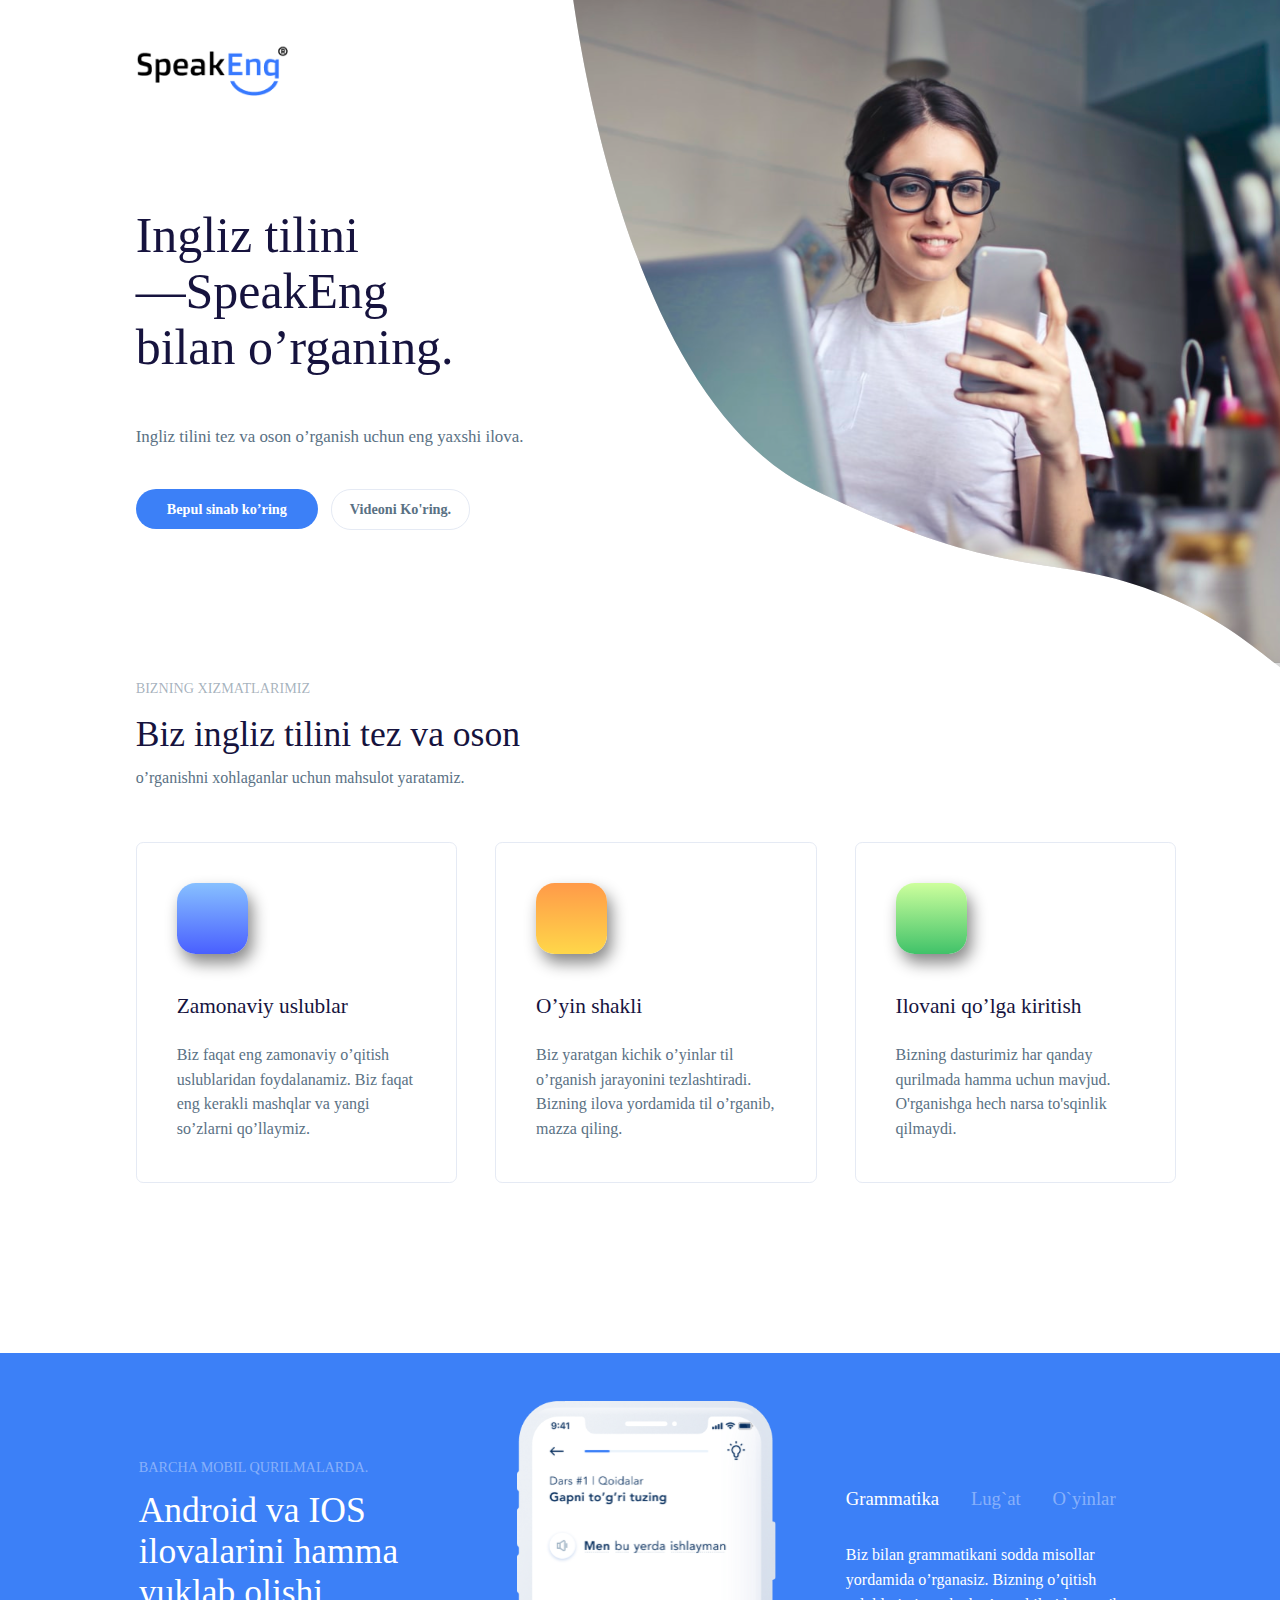
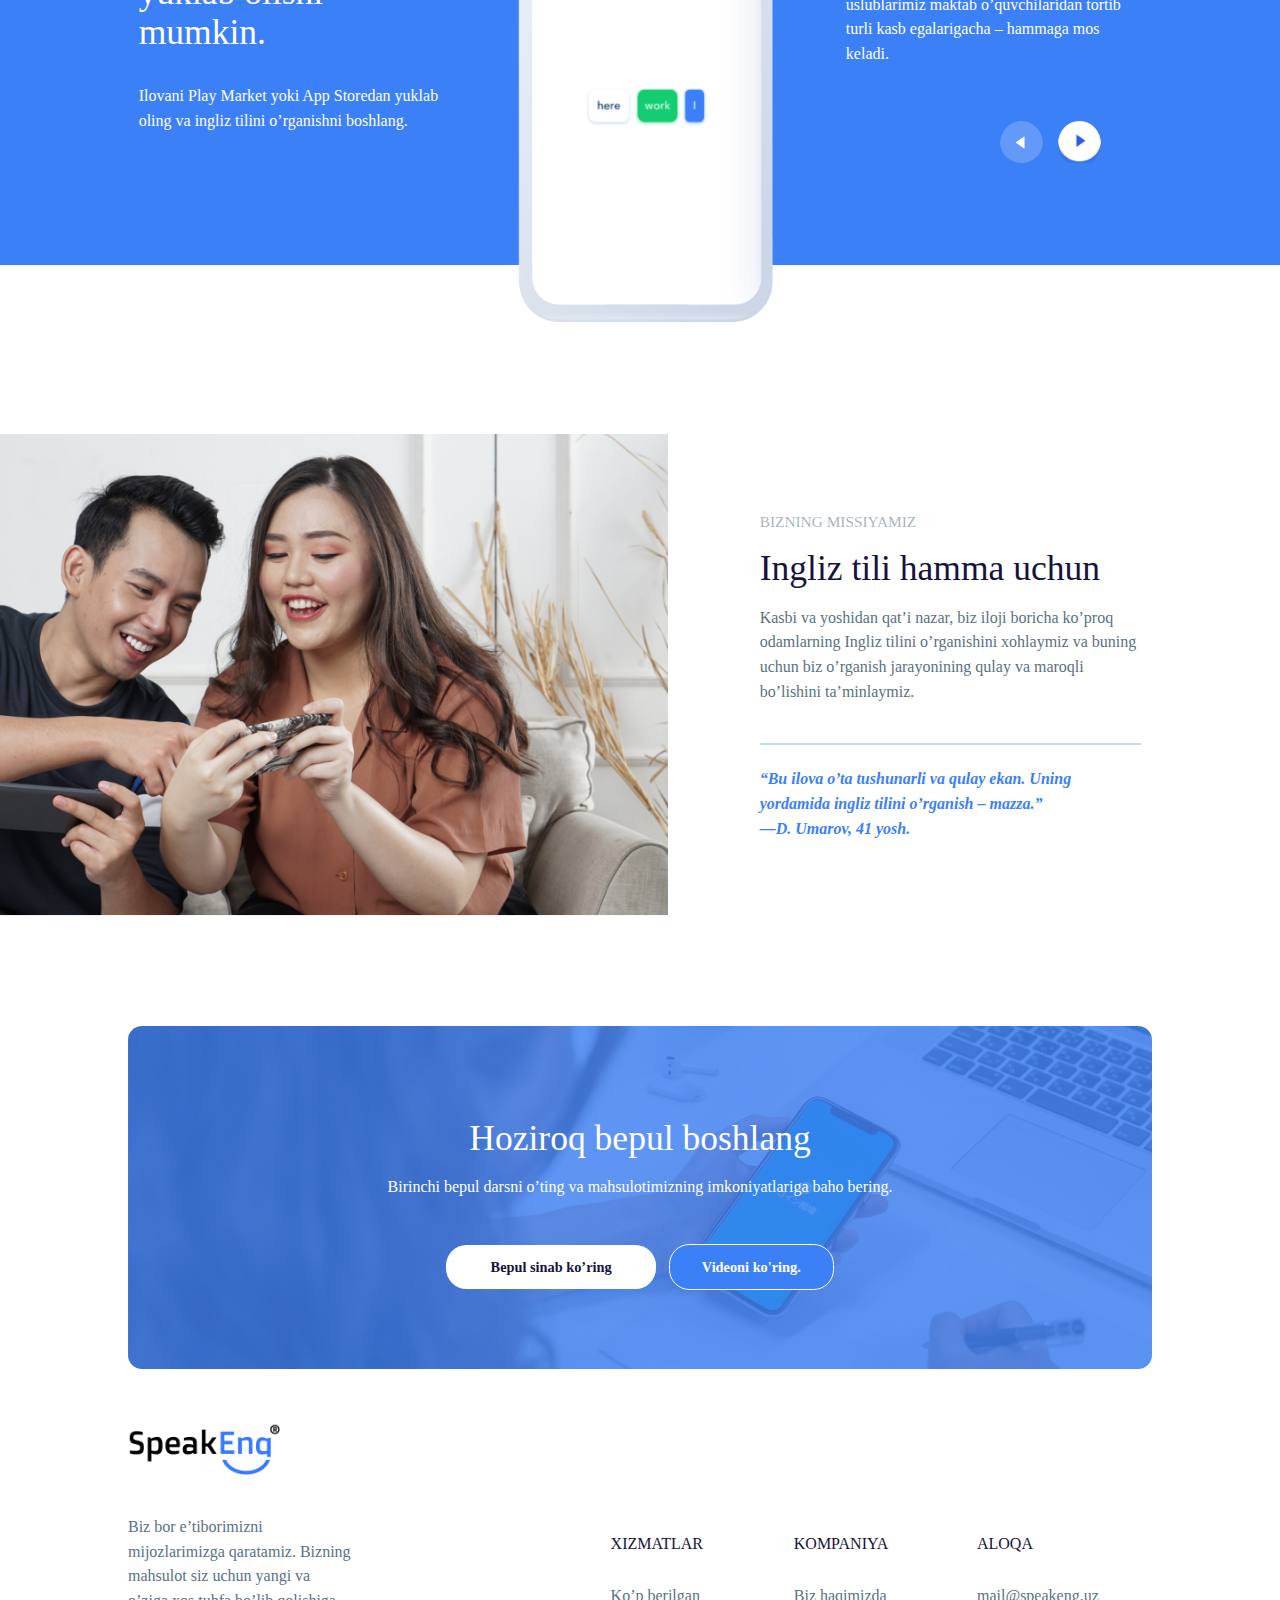
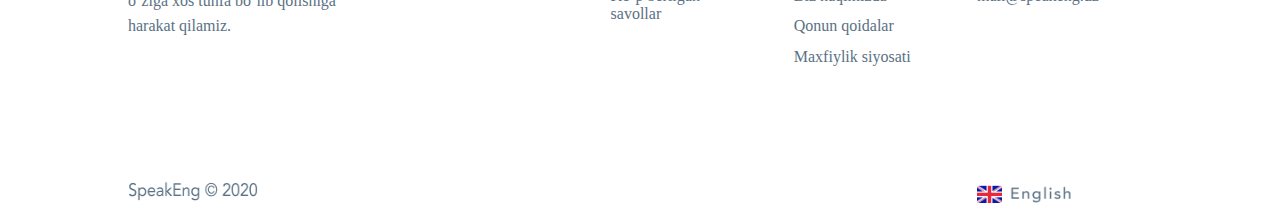
<file: index.html>
<!DOCTYPE html>
<html lang="en">
<head>
    <meta charset="UTF-8">
    <meta name="viewport" content="width=device-width, initial-scale=1.0">
    <link rel="stylesheet" href="style.css" />
    <link rel="stylesheet" href="https://pro.fontawesome.com/releases/v5.10.0/css/all.css" integrity="sha384-AYmEC3Yw5cVb3ZcuHtOA93w35dYTsvhLPVnYs9eStHfGJvOvKxVfELGroGkvsg+p" crossorigin="anonymous"/>
    <script src="https://ajax.googleapis.com/ajax/libs/jquery/3.5.1/jquery.min.js"></script>
    <title>Speakeng</title>
    <style>
    </style>
</head>
<body>
    <div class="wrapper">
        <div class="head">
            <div class="forMobile">
                <div class="log">
                    <a href="en/index.html">
                        <img src="img/logo.png" alt="logo">
                    </a>
                </div>
                <div class="btns">
                    <button onclick="OpenAlert()" class="btn1">
                        <p>Bepul sinab ko’ring</p>
                    </button>
                </div>
            </div>
            <div class="main">
                <div class="backgroundImg">
                <img src="img/head.svg" alt="head.png">
            </div>
            <div class="logo">
                <a href="en/index.html">
                    <img src="img/logo.png" alt="logo">
                </a>
            </div>
            <div class="container">
                <div class="appName">
                    <p>Ingliz tilini <br> 
                     —SpeakEng <br>
                     bilan o’rganing.</p>
                </div>
                <div class="appDefinition">
                    <p>Ingliz tilini tez va oson o’rganish uchun eng yaxshi ilova.</p>
                </div>
            </div>
            <div class="buttons">
                <button onclick="OpenAlert()" class="button1">
                    <p>Bepul sinab ko’ring</p>
                </button>
                <button onclick="OpenAlert()" class="button2">
                    <i class="fas fa-play-circle"></i>
                    <p>Videoni ko'ring.</p>
                </button>
            </div>
            <div class="store">
                <div class="ios">
                    <img onclick="OpenAlert()" src="img/ios.png" alt="">
                </div>
                <div class="android">
                    <img style="margin-top: 5vh;" onclick="OpenAlert()" src="img/android.png" alt="">
                </div>
            </div>
            </div>
            <div class="Title">
                <p class="smalTitle" >BIZNING XIZMATLARIMIZ</p>
                <p class="bigTitle">Biz ingliz tilini tez va oson</p>
                <p class="longTitle">o’rganishni xohlaganlar uchun mahsulot yaratamiz.</p>
            </div>
            <div class="cards">
                <div class="container">
                    <div class="card1 card">
                        <div class="hat icon">
                            <i class="fas fa-graduation-cap"></i>
                        </div>
                        <div class="text">
                            <p class="boldText">Zamonaviy uslublar</p>
                            <p class="lightText">Biz faqat eng zamonaviy o’qitish uslublaridan foydalanamiz. Biz faqat eng kerakli mashqlar va yangi so’zlarni qo’llaymiz.</p>
                        </div>
                    </div>
                    <div class="card2 card">
                        <div class="star icon">
                            <i class="far fa-star"></i>
                        </div>
                        <div class="text">
                            <p class="boldText">O’yin shakli</p>
                            <p class="lightText">Biz yaratgan kichik o’yinlar til o’rganish jarayonini tezlashtiradi. Bizning ilova yordamida til o’rganib, mazza qiling.</p>
                        </div>
                    </div>
                    <div class="card3 card">
                        <div class="menu icon">
                            <i class="fas fa-th-large"></i>
                        </div>
                        <div class="text">
                            <p class="boldText">Ilovani qo’lga kiritish</p>
                            <!-- <p class="lightText">Bizning ilova hamma uchun va uni barcha mobil qurilmalarga yuklab olish mumkin. Ingliz tilini o’rganish yo’lida hech qanday to’siq bo’lmasligi kerak.</p> -->
                            <p class="lightText">Bizning dasturimiz har qanday qurilmada hamma uchun mavjud. O'rganishga hech narsa to'sqinlik qilmaydi.</p>
                        </div>
                    </div>
                </div>
            </div>
        </div>
        <div class="middl">
            <div class="container">
                <div class="left-side">
                    <div class="text">
                        <div class="smallText">
                            <p>Barcha mobil qurilmalarda.</p>
                        </div>
                        <div class="bigText">
                            <p>Android va IOS ilovalarini hamma yuklab olishi mumkin.</p>
                        </div>
                        <div class="longText">
                            <p>Ilovani Play Market yoki App Storedan yuklab oling va ingliz tilini o’rganishni boshlang.</p>
                        </div>
                    </div>
                </div>

                <div class="centre">
                    <div>
                        <img class="phone" src="./img/iPhoneX.png" alt="">
                    </div>
                    <div class="imgContainer">
                        <img class="img mySlides" src="img/app_screen_1.svg" alt="">
                        <img class="img mySlides" src="img/app_screen_2.svg" alt="">
                        <img class="img img3 mySlides" src="img/app_screen_3.svg" alt="">
                    </div>
                </div>
                <div class="right-side">
                    <div class="text">
                        <div class="menu">
                            <p class="menu1 mySlides2">Grammatika</p>
                            <p class="menu2 mySlides2">Lug`at</p>
                            <p class="menu3 mySlides2">O`yinlar</p>
                        </div>
                        <p class="mySlides1" >Biz bilan grammatikani sodda misollar yordamida o’rganasiz. Bizning o’qitish uslublarimiz maktab o’quvchilaridan tortib turli kasb egalarigacha – hammaga mos keladi.</p>
                        <p class="mySlides1" >So'zlarni qiziqarli tarzda yodlash va uni mustahkamlashga oid mashqlar, Qoniqarli, yaxshi va  a'lo darajada o'zlashtirilgan so'zlarni bilish bo'limi ham mavjud</p>
                        <p class="mySlides1" >Yodlangan so'zlarni kundalik hayotda qo'llay olish uchun maxsus missiyali topshiriqlarni qiziqarli o'yin shaklida o'ynash.</p>
                    </div>
                    <div class="buttons">
                        <div onclick="plusDivs(-1)" class="button1">
                            <img src="img/LEFT.svg" alt="">
                        </div>
                        <div onclick="plusDivs(1)" class="button2">
                            <img src="img/RIGHT.png" alt="">
                        </div>
                    </div>
                </div>
            </div>
        </div>
        <div class="bottom">
            <div class="container">
                <div class="backgroundImg">
                    <img src="img/img.png" alt="">
                </div>
                <div class="text">
                    <p class="upperText" >Bizning Missiyamiz</p>
                    <p class="boldText">Ingliz tili hamma uchun</p>
                    <p class="longText">Kasbi va yoshidan qat’i nazar, biz iloji boricha ko’proq odamlarning Ingliz tilini o’rganishini xohlaymiz va buning uchun biz o’rganish jarayonining qulay va maroqli bo’lishini ta’minlaymiz.</p>
                    <div class="underline"></div>
                    <p class="motivation">“Bu ilova o’ta tushunarli va qulay ekan. Uning yordamida ingliz tilini o’rganish – mazza.”
                    <br> —D. Umarov, 41 yosh.</p>
                </div>
            </div>
            <div class="backgroundImg1">
                <img src="img/img.png" alt="">
            </div>
            <div class="box">
                <p class="boldText">Hoziroq bepul boshlang</p>
                <p class="longText">Birinchi bepul darsni o’ting va mahsulotimizning imkoniyatlariga baho bering.</p>
                <div class="buttons">
                    <button onclick="OpenAlert()" class="button1">
                        <p>Bepul sinab ko’ring</p>
                    </button>
                    <button onclick="OpenAlert()" class="button2">
                        <p>Videoni ko'ring.</p>
                    </button>
                </div>
                <div class="underline"></div>
            </div>
            <div class="foot">
                <div class="card1">
                    <div class="el">
                        <img src="img/logo.png" alt="">
                        <p>Biz bor e’tiborimizni <br>mijozlarimizga qaratamiz. Bizning <br>
                            mahsulot siz uchun yangi va<br> o’ziga xos tuhfa bo’lib qolishiga <br>harakat qilamiz.</p>
                        <p class="hiden">Qo'shimcha ma'lumot uchun desktop modelini yoqing.</p>
                        <div class="icons">
                            <a href="#">
                                <i class="fab fa-instagram"></i>
                            </a>
                            <a href="#">
                                <i class="fab fa-facebook-f"></i>
                            </a>
                            <a href="#">
                                <i class="fab fa-twitter"></i>
                            </a>
                        </div>
                        <img src="img/logo1.png" alt="" class="logo">
                        <img src="img/img1.png" alt=""class="logo1" >
                    </div>
                </div>
                <div class="card2 card">
                    <div class="el">
                        <p class="boldText">Xizmatlar</p>
                        <p class="text1">Ko’p berilgan savollar</p>
                    </div>
                    
                </div>
                <div class="card3 card">
                    <div class="el">
                        <p class="boldText">Kompaniya</p>
                        <p class="text1">Biz haqimizda</p>
                        <p class="text2">Qonun qoidalar</p>
                        <p class="text3">Maxfiylik siyosati</p>
                    </div>
                </div>
                <div class="card4 card">
                    <div class="el">
                        <p class="boldText">Aloqa</p>
                        <p class="text1">mail@speakeng.uz</p>
                        <img src="img/img1.png" alt="img">
                    </div>
                </div>
            </div>
        </div>
        <div id="myModal" class="modal">
            <!-- Modal content -->
            <div class="modal-content">
                <p class="modal-span">Ilovani yuklab olish.</p>
              <div>
                <span onclick="CloseAlert()" class="close">&times;</span>
                <p class="modal-header">Tez orada yuklab oling!</p>
              </div>
              <div class="modal-body">
                <p class="modal-body-span">Yaqin kunlarda bu havola mavjud bo'ladi!</p>
              </div>
              <div class="modal-footer">
                  <div>
                      <a href=""><img src="./img/Google%20Play%20Badge%20US.png" alt=""></a>
                      <a href=""><img src="./img/App%20Store%20Badge%20US%20Black.png" alt=""></a>
                  </div>
              </div>
            </div>
        </div>
    </div>
    <script>
        var slideIndex = 1;
        showDivs(slideIndex);
        setInterval(()=> {
          plusDivs(1)
        }, 5000)
        function plusDivs(n) {
          showDivs(slideIndex += n);
        }
        function showDivs(n) {
          var i;
          var x = document.getElementsByClassName("mySlides");
          var y = document.getElementsByClassName("mySlides1");
          var z = document.getElementsByClassName("mySlides2");
          if (n > x.length ) {
              slideIndex = 1
            }    
          if (n < 1) {
              slideIndex = x.length;
            }
          
        switch (slideIndex) {
            case 1:
            for (i = 0; i < x.length; i++) {
            x[i].style.left = "19vw";
            y[i].style.display = "none";  
            z[i].style.color = "rgba(255, 255, 255, 0.4)";
          }
          x[0].style.left = "0px";  
          y[0].style.display = "block";  
          z[0].style.color = "white";  
                break;
            case 2:
                x[0].style.left = "-19vw"
                x[1].style.left = "0px"
                x[2].style.left ="19vw"
                y[0].style.display="none"
                y[1].style.display="block"
                y[2].style.display="none"
                z[0].style.color="rgba(255, 255, 255, 0.4)"
                z[1].style.color="white"
                z[2].style.color="rgba(255, 255, 255, 0.4)"
                break;
            case 3:
                x[0].style.left = "19vw"
                x[1].style.left = "-19vw"
                x[2].style.left ="0px"
                y[0].style.display="none"
                y[1].style.display="none"
                y[2].style.display="block"
                z[0].style.color="rgba(255, 255, 255, 0.4)"
                z[1].style.color="rgba(255, 255, 255, 0.4)"
                z[2].style.color="white"
                
                break;
        } 
        }
           </script>

<script>
    // Get the modal
    var modal = document.getElementById("myModal");
    // Get the modal-content
    var modalContent = document.getElementById("modal-header");
    // When the user clicks the button, open the modal 
function OpenAlert () {
  modal.style.display = "block";
}

// When the user clicks on <span> (x), close the modal
function CloseAlert () {
  modal.style.display = "none";
}

// When the user clicks anywhere outside of the modal, close it
window.onclick = function(event) {
  if (event.target === modal) {
    modal.style.display = "none";
  }
}
    </script>
</body>
</html>
</file>
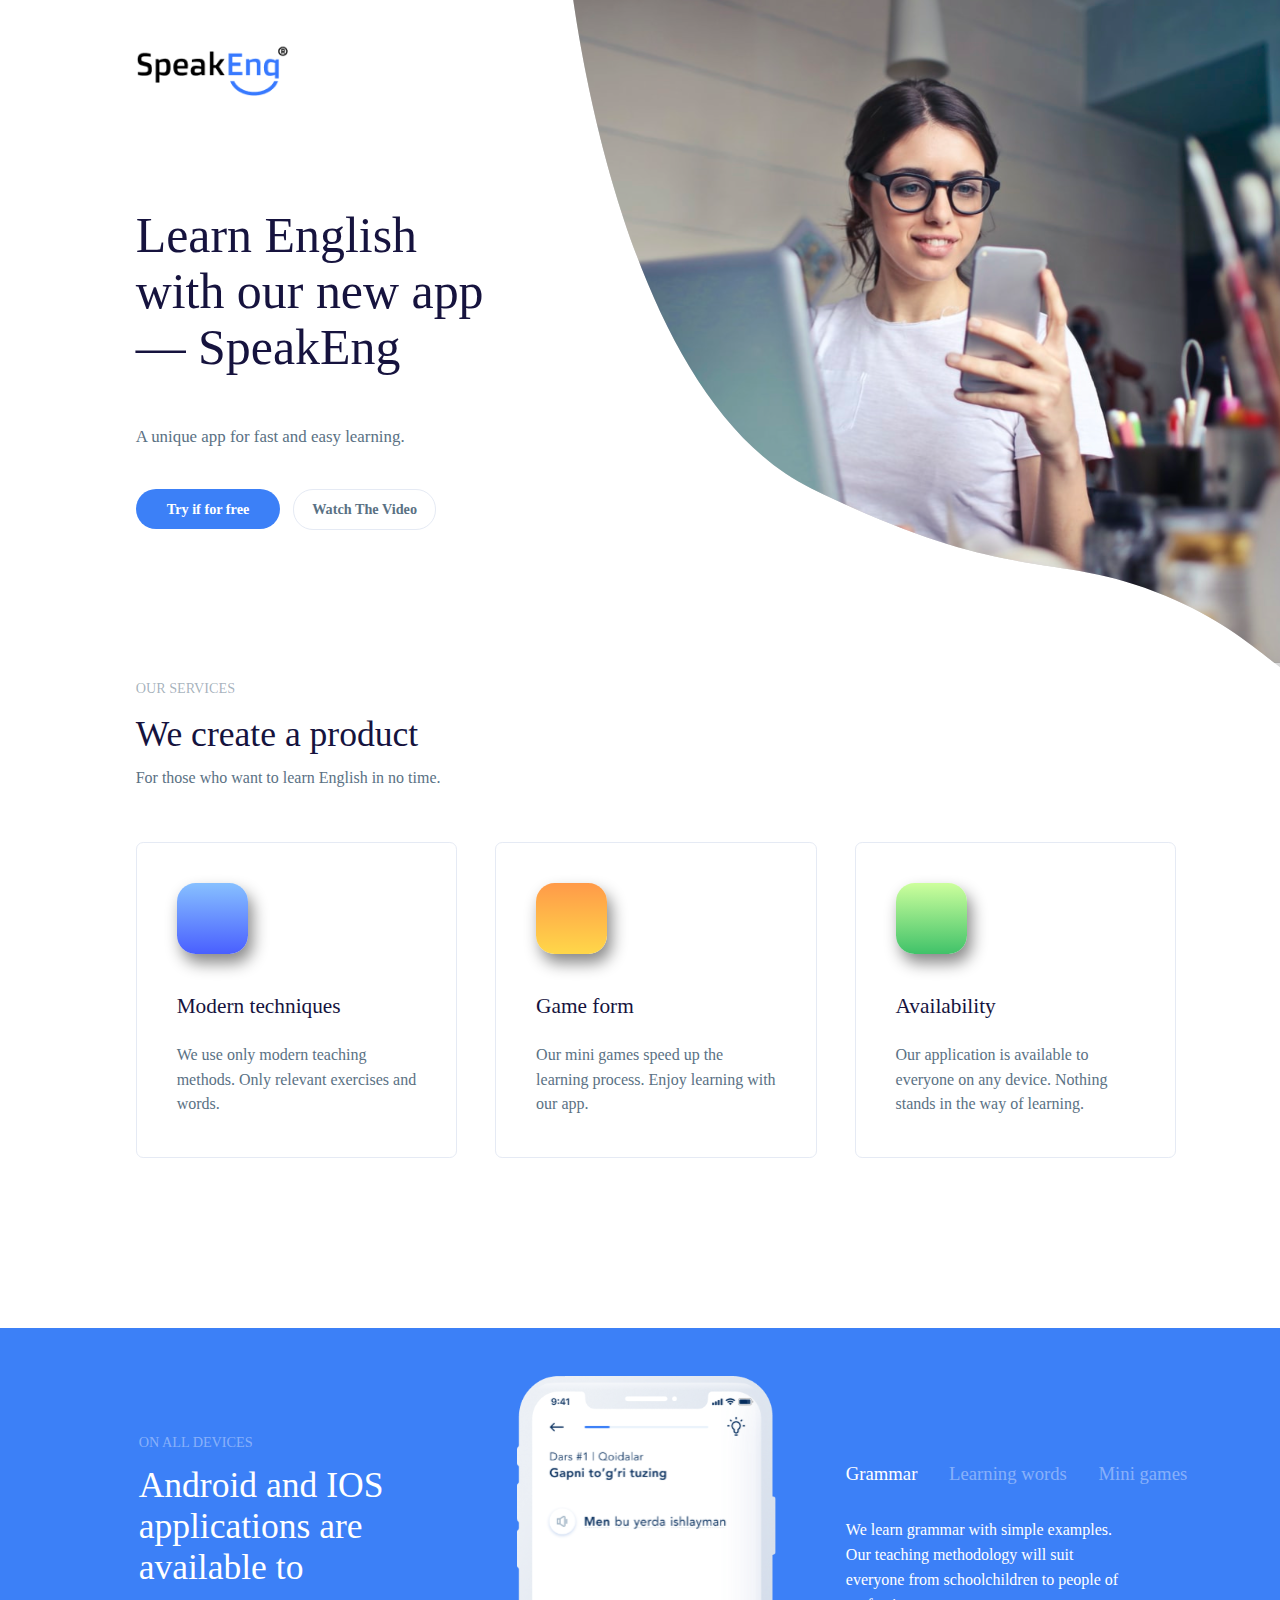
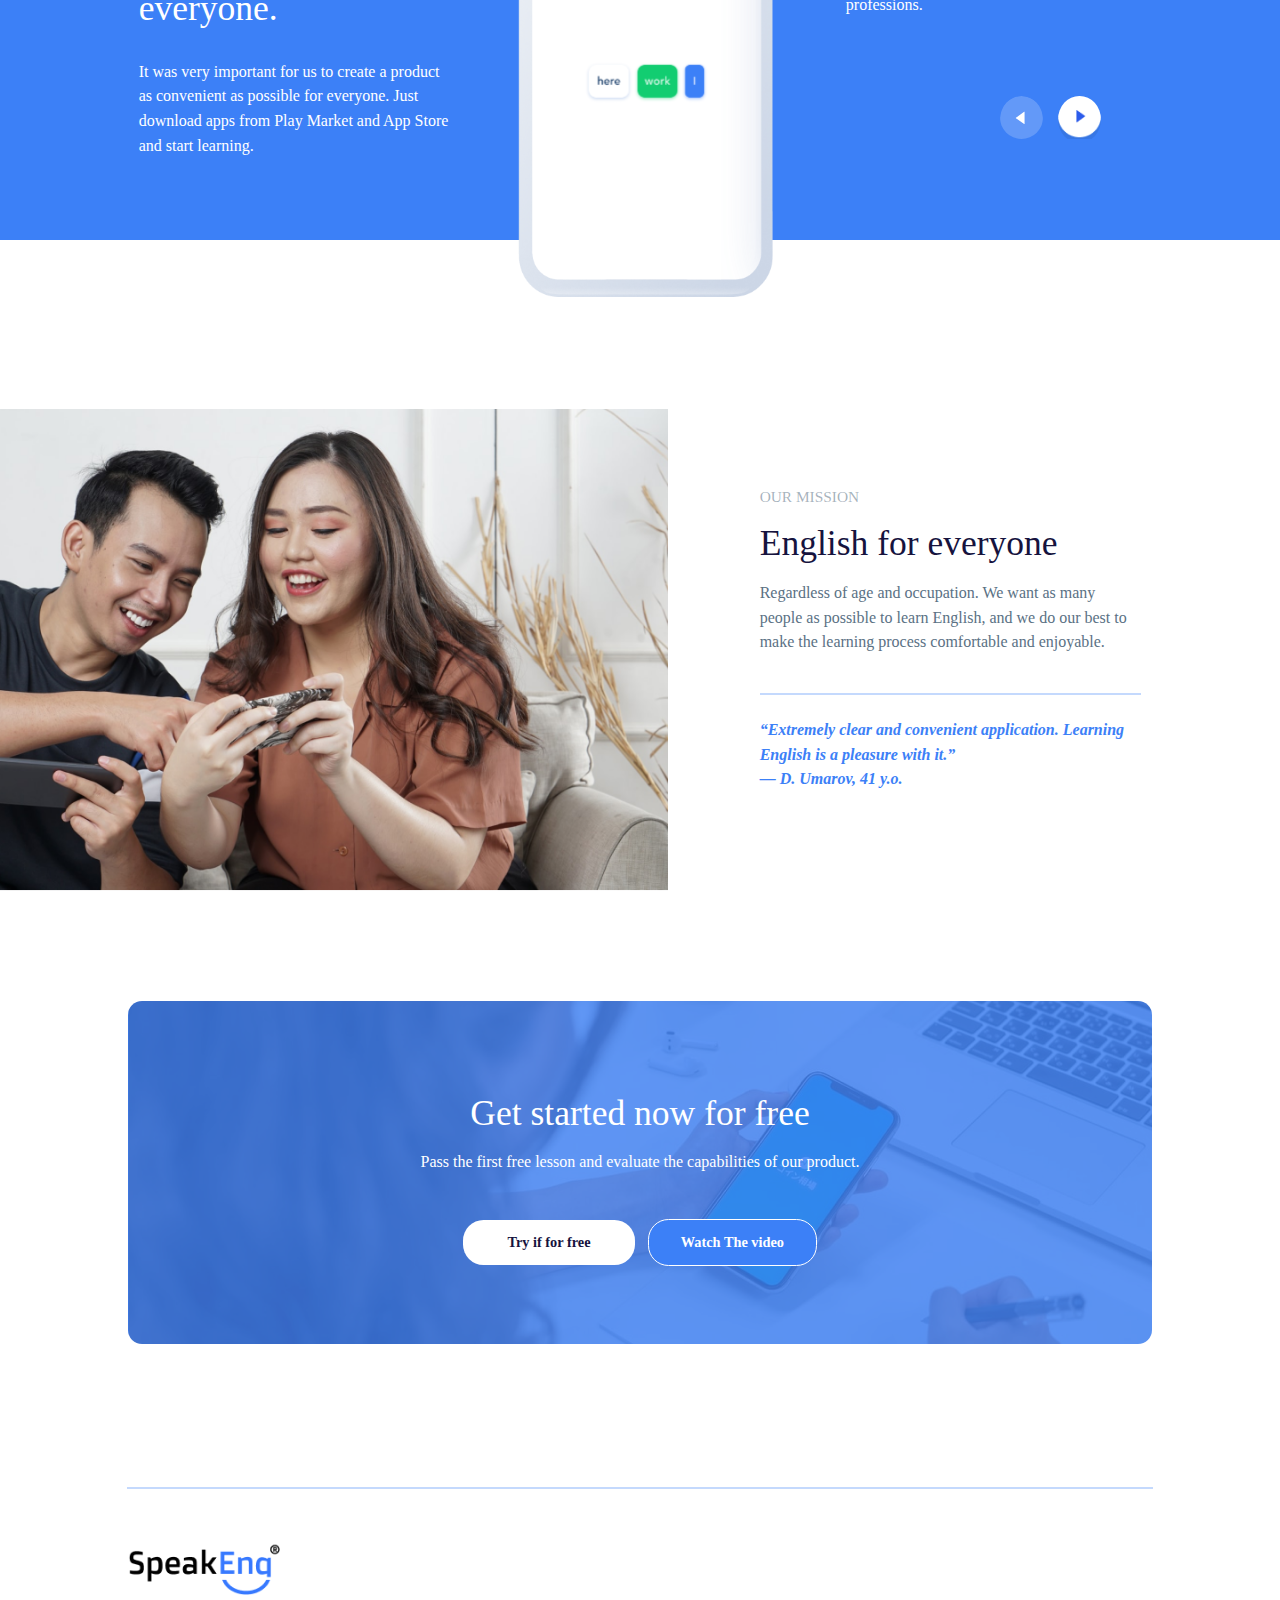
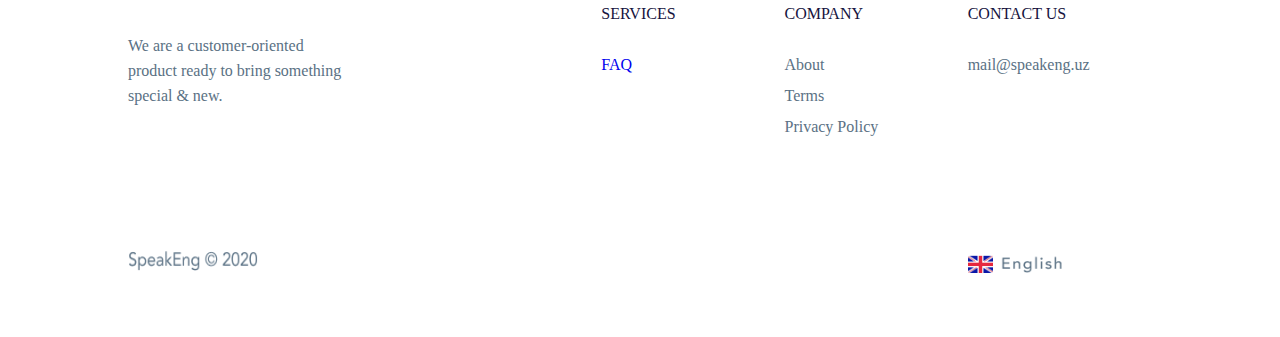
<file: en/index.html>
<!DOCTYPE html>
<html lang="en">
<head>
    <meta charset="UTF-8">
    <meta name="viewport" content="width=device-width, initial-scale=1.0">
    <link rel="stylesheet" href="../style.css" />
    <link rel="stylesheet" href="https://pro.fontawesome.com/releases/v5.10.0/css/all.css" integrity="sha384-AYmEC3Yw5cVb3ZcuHtOA93w35dYTsvhLPVnYs9eStHfGJvOvKxVfELGroGkvsg+p" crossorigin="anonymous"/>
    <script src="https://ajax.googleapis.com/ajax/libs/jquery/3.5.1/jquery.min.js"></script>
    <title>Speakeng</title>
</head>
<body>
    <div class="wrapper">
        <div class="head">
            <div class="forMobile">
                <div class="log">\
                    <a href="../index.html">
                        <img src="../img/logo.png" alt="logo">
                    </a>
                </div>
                <div class="btns">
                    <button onclick="OpenAlert()" class="btn1">
                        <p>Try if for free</p>
                    </button>
                </div>
            </div>
            <div class="main">
                <div class="backgroundImg">
                    <img src="../img/head.svg" alt="head.png">
                </div>
                <div class="logo">
                    <a href="../index.html">
                        <img src="../img/logo.png" alt="logo">
                    </a>
                </div>
                <div class="container">
                    <div class="appName">
                        <p>Learn English <br>
                        with our new app <br>
                        — SpeakEng</p>
                    </div>
                    <div class="appDefinition">
                        <p>A unique app for fast and easy learning.</p>
                    </div>
                </div>
                <div class="buttons">
                    <button onclick="OpenAlert()" class="button1">
                        <p>Try if for free</p>
                    </button>
                    <button onclick="OpenAlert()" class="button2">
                        <i class="fas fa-play-circle"></i>
                        <p>Watch the video</p>
                    </button>
                </div>
                <div class="store">
                    <div class="ios">
                        <img onclick="OpenAlert()" src="../img/ios.png" alt="">
                    </div>
                    <div class="android">
                        <img style="margin-top: 5vh;" onclick="OpenAlert()" src="../img/android.png" alt="">
                    </div>
                </div>
            </div>
            <div class="Title">
                <p class="smalTitle" >OUR SERVICES</p>
                <p class="bigTitle">We create a product</p>
                <p class="longTitle">For those who want to learn English in no time.</p>
            </div>
            <div class="cards">
                <div class="container">
                    <div class="card1 card">
                        <div class="hat icon">
                            <i class="fas fa-graduation-cap"></i>
                        </div>
                        <div class="text">
                            <p class="boldText">Modern techniques</p>
                            <p class="lightText">We use only modern teaching methods. Only relevant exercises and words.</p>
                        </div>
                    </div>
                    <div class="card2 card">
                        <div class="star icon">
                            <i class="far fa-star"></i>
                        </div>
                        <div class="text">
                            <p class="boldText">Game form</p>
                            <p class="lightText">Our mini games speed up the learning process. Enjoy learning with our app.</p>
                        </div>
                    </div>
                    <div class="card3 card">
                        <div class="menu icon">
                            <i class="fas fa-th-large"></i>
                        </div>
                        <div class="text">
                            <p class="boldText">Availability</p>
                            <p class="lightText">Our application is available to everyone on any device. Nothing stands in the way of learning.</p>
                        </div>
                    </div>
                </div>
            </div>
        </div>
        <div class="middl">
            <div class="container">
                <div class="left-side">
                    <div class="text">
                        <div class="smallText">
                            <p>On all devices</p>
                        </div>
                        <div class="bigText">
                            <p>Android and IOS applications are available to everyone.</p>
                        </div>
                        <div class="longText">
                            <p>It was very important for us to create a product as convenient as possible for everyone. Just download apps from Play  Market and App Store and start learning.</p>
                        </div>
                    </div>
                </div>

                <div class="centre">
                    <div>
                        <img class="phone" src="../img/iPhoneX.png" alt="">
                    </div>
                    <div class="imgContainer">
                        <img class="img mySlides" src="../img/app_screen_1.svg" alt="">
                        <img class="img mySlides" src="../img/app_screen_2.svg" alt="">
                        <img class="img img3 mySlides" src="../img/app_screen_3.svg" alt="">
                    </div>
                </div>
                <div class="right-side">
                    <div class="text">
                        <div class="menu">
                            <p class="menu1 mySlides2">Grammar</p>
                            <p class="menu2 mySlides2">Learning words</p>
                            <p class="menu3 mySlides2">Mini games</p>
                        </div>
                        <p class="mySlides1" >We learn grammar with simple examples. Our teaching methodology will suit everyone from schoolchildren to people of professions.</p>
                        <p class="mySlides1" >Lorem ipsum dolor sit amet consectetur adipisicing elit. Voluptates vitae fuga molestias dignissimos suscipit doloribus officiis explicabo... </p>
                        <p class="mySlides1" >Lorem ipsum dolor sit amet consectetur adipisicing elit. Expedita hic quos eveniet suscipit quae reprehenderit fuga corporis iusto!</p>
                    </div>
                    <div class="buttons">
                        <div onclick="plusDivs(-1)" class="button1">
                            <img src="../img/LEFT.svg" alt="">
                        </div>
                        <div onclick="plusDivs(1)" class="button2">
                            <img src="../img/RIGHT.png" alt="">
                        </div>
                    </div>
                </div>
            </div>
        </div>
        <div class="bottom">
            <div class="container">
                <div class="backgroundImg">
                    <img src="../img/img.png" alt="">
                </div>
                <div class="text">
                    <p class="upperText" >Our mission</p>
                    <p class="boldText">English for everyone</p>
                    <p class="longText">Regardless of age and occupation. We want as many people as possible to learn English, and we do our best to make the learning process comfortable and enjoyable.</p>
                    <div class="underline"></div>
                    <p class="motivation">“Extremely clear and convenient application. Learning English is a pleasure with it.” <br> — D. Umarov, 41 y.o.</p>
                </div>
            </div>
             <div class="backgroundImg1">
                    <img src="../img/img.png" alt="">
                </div>
            <div class="box">
                <p class="boldText">Get started now for free</p>
                <p class="longText">Pass the first free lesson and evaluate the capabilities of our product.</p>
                <div class="buttons">
                    <button onclick="OpenAlert()" class="button1">
                        <p>Try if for free</p>
                    </button>
                    <button onclick="OpenAlert()" class="button2">
                        <p>Watch The video</p>
                    </button>
                </div>
            </div>
            <div class="underline1"></div>
            <div class="foot">
                <div class="card1">
                    <div class="el">
                        <img src="../img/logo.png" alt="">
                        <p>We are a customer-oriented <br> product ready to bring something <br> special & new.</p>
                        <p class="hiden">More information in the desktop version of the site.</p>
                        <div class="icons">
                            <a href="#">
                                <i class="fab fa-instagram"></i>
                            </a>
                            <a href="#">
                                <i class="fab fa-facebook-f"></i>
                            </a>
                            <a href="#">
                                <i class="fab fa-twitter"></i>
                            </a>
                        </div>
                        <img src="../img/logo1.png" alt="" class="logo">
                        <img src="../img/img1.png" alt="" class="logo1" >
                    </div>
                </div>
                <div class="card2 card">
                    <div class="el">
                        <p class="boldText">Services</p>
                        <p class="text1"><a href="privacy-policy.html">FAQ</a></p>
                    </div>
                    
                </div>
                <div class="card3 card">
                    <div class="el">
                        <p class="boldText">Company</p>
                        <p class="text1">About</p>
                        <p class="text2">Terms</p>
                        <p class="text3">Privacy Policy</p>
                    </div>
                </div>
                <div class="card4 card">
                    <div class="el">
                        <p class="boldText">CONTACT US</p>
                        <p class="text1">mail@speakeng.uz</p>
                        <img src="../img/img1.png" alt="img">
                    </div>
                </div>
            </div>
        </div>
        <div id="myModal" class="modal">
            <!-- Modal content -->
            <div class="modal-content">
                <p class="modal-span">We are coming soon</p>
              <div class="modal-header">
                <span onclick="CloseAlert()" class="close">&times;</span>
              </div>
              <div class="modal-body">
                <p>We’re working hard to make this part. In the coming days, it will be available!</p>
              </div>
              <div class="modal-footer">
                  <div>
                    <a href=""><img src="../img/Google%20Play%20Badge%20US.png" alt=""></a>
                    <a href=""><img src="../img/App%20Store%20Badge%20US%20Black.png" alt=""></a>
                </div>
              </div>
            </div>
        </div>
    </div>
    <script>
        var slideIndex = 1;
        showDivs(slideIndex);
        setInterval(()=> {
          plusDivs(1)
        }, 5000)
        function plusDivs(n) {
          showDivs(slideIndex += n);
        }
        function showDivs(n) {
          var i;
          var x = document.getElementsByClassName("mySlides");
          var y = document.getElementsByClassName("mySlides1");
          var z = document.getElementsByClassName("mySlides2");
          if (n > x.length ) {
              slideIndex = 1
            }    
          if (n < 1) {
              slideIndex = x.length;
            }
          
        switch (slideIndex) {
            case 1:
            for (i = 0; i < x.length; i++) {
            x[i].style.left = "19vw";
            y[i].style.display = "none";  
            z[i].style.color = "rgba(255, 255, 255, 0.4)";
          }
          x[0].style.left = "0px";  
          y[0].style.display = "block";  
          z[0].style.color = "white";  
                break;
            case 2:
                x[0].style.left = "-19vw"
                x[1].style.left = "0px"
                x[2].style.left ="19vw"
                y[0].style.display="none"
                y[1].style.display="block"
                y[2].style.display="none"
                z[0].style.color="rgba(255, 255, 255, 0.4)"
                z[1].style.color="white"
                z[2].style.color="rgba(255, 255, 255, 0.4)"
                break;
            case 3:
                x[0].style.left = "19vw"
                x[1].style.left = "-19vw"
                x[2].style.left ="0px"
                y[0].style.display="none"
                y[1].style.display="none"
                y[2].style.display="block"
                z[0].style.color="rgba(255, 255, 255, 0.4)"
                z[1].style.color="rgba(255, 255, 255, 0.4)"
                z[2].style.color="white"
                
                break;
        } 
        }
           </script>


<script>
    // Get the modal
    var modal = document.getElementById("myModal");
    // Get the modal-content
    var modalContent = document.getElementById("modal-header");
    // When the user clicks the button, open the modal 
function OpenAlert () {
  modal.style.display = "block";
}

// When the user clicks on <span> (x), close the modal
function CloseAlert () {
  modal.style.display = "none";
}

// When the user clicks anywhere outside of the modal, close it
window.onclick = function(event) {
  if (event.target == modal) {
    modal.style.display = "none";
  }
}
    </script>
</body>
</html>
</file>
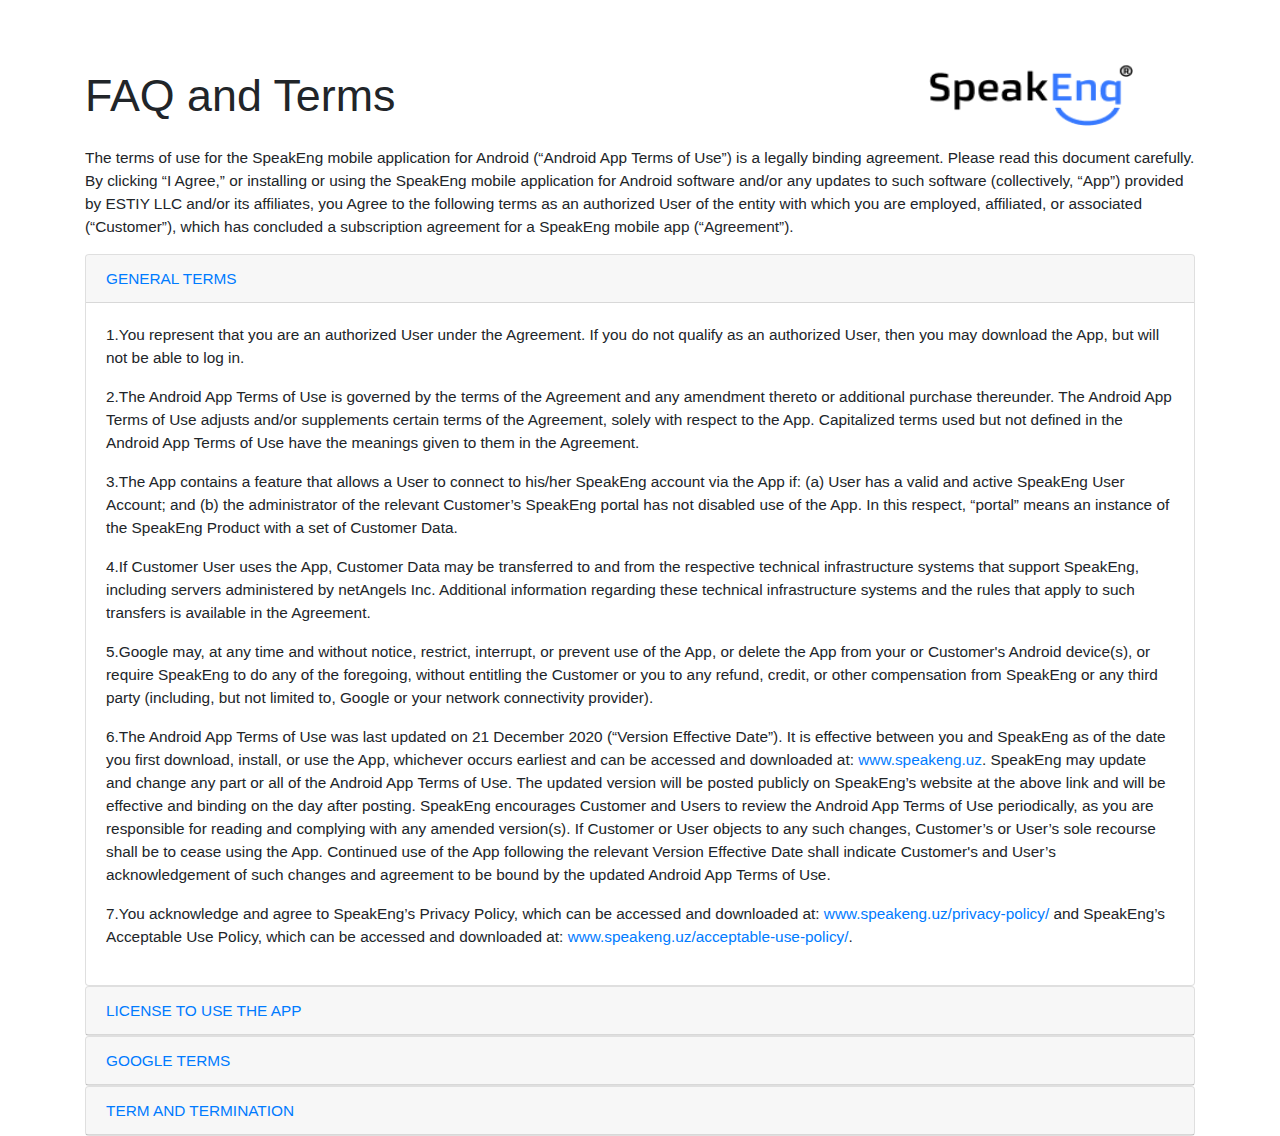
<file: en/privacy-policy.html>
<!DOCTYPE html>
<html>
<head>
  <title>privacy-policy</title>
  <meta name="viewport" content="width=device-width, initial-scale=1">
  <link rel="stylesheet" href="https://maxcdn.bootstrapcdn.com/bootstrap/4.5.2/css/bootstrap.min.css">
  <script src="https://ajax.googleapis.com/ajax/libs/jquery/3.5.1/jquery.min.js"></script>
  <script src="https://cdnjs.cloudflare.com/ajax/libs/popper.js/1.16.0/umd/popper.min.js"></script>
  <script src="https://maxcdn.bootstrapcdn.com/bootstrap/4.5.2/js/bootstrap.min.js"></script>
  <style>
.container{
  margin-top: 4.88vw;
  font-size: 1.2vw;
}
.container .logo{
  width: 16vw;
  height: 5vw;
}
.container .title{
    position: relative;
    display: inline-block;
    font-size: 3.5vw;
}
.container .logo{
    position: relative;
    display: inline-block;
    float: right;
    margin-right: 4.88vw;
}
  </style>
</head>
<body>
  <div class="container">
      <p class="title">FAQ and Terms</p>
      <img class="logo" src="../img/logo.png" alt="">
    <p>The terms of use for the SpeakEng mobile application for 
        Android (“Android App Terms of Use”) is a legally binding 
        agreement. Please read this document carefully. By clicking 
        “I Agree,” or installing or using the SpeakEng mobile application 
        for Android software and/or any updates to such software 
        (collectively, “App”) provided by ESTIY LLC and/or its affiliates, 
        you Agree to the following terms as an authorized User of the 
        entity with which you are employed, affiliated, or associated 
        (“Customer”), which has concluded a subscription agreement for 
        a SpeakEng mobile app (“Agreement”).
      </p>
    <div id="accordion">
      <div class="card">
        <div class="card-header">
          <a class="card-link" data-toggle="collapse" href="#collapseOne">
              GENERAL TERMS
          </a>
        </div>
        <div id="collapseOne" class="collapse show" data-parent="#accordion">
          <div class="card-body">
              <p>1.You represent that you are an authorized User under the Agreement. 
                  If you do not qualify as an authorized User, then you may download 
                  the App, but will not be able to log in.</p>
              <p>2.The Android App Terms of Use is governed by the terms of the 
                  Agreement and any amendment thereto or additional purchase thereunder. 
                  The Android App Terms of Use adjusts and/or supplements certain terms 
                  of the Agreement, solely with respect to the App. Capitalized terms 
                  used but not defined in the Android App Terms of Use have the meanings 
                  given to them in the Agreement.</p>
              <p>3.The App contains a feature that allows a User to connect to his/her 
                  SpeakEng account via the App if: (a) User has a valid and active SpeakEng 
                  User Account; and (b) the administrator of the relevant Customer’s SpeakEng 
                  portal has not disabled use of the App. In this respect, “portal” means an 
                  instance of the SpeakEng Product with a set of Customer Data.</p>
              <p>4.If Customer User uses the App, Customer Data may be transferred to and from 
                  the respective technical infrastructure systems that support SpeakEng, 
                  including servers administered by netAngels Inc. Additional information 
                  regarding these technical infrastructure systems and the rules that apply 
                  to such transfers is available in the Agreement.</p>
              <p>5.Google may, at any time and without notice, restrict, interrupt, or prevent 
                  use of the App, or delete the App from your or Customer's Android device(s), 
                  or require SpeakEng to do any of the foregoing, without entitling the Customer 
                  or you to any refund, credit, or other compensation from SpeakEng or any third 
                  party (including, but not limited to, Google or your network connectivity provider).</p>
              <p>6.The Android App Terms of Use was last updated on 21 December 2020 
                  (“Version Effective Date”). It is effective between you and SpeakEng as of the 
                  date you first download, install, or use the App, whichever occurs earliest and 
                  can be accessed and downloaded at: <a href="https://speakeng.uz/"> www.speakeng.uz</a>. SpeakEng may update and change 
                  any part or all of the Android App Terms of Use. The updated version will be posted 
                  publicly on SpeakEng’s website at the above link and will be effective and binding on 
                  the day after posting. SpeakEng encourages Customer and Users to review the Android App 
                  Terms of Use periodically, as you are responsible for reading and complying with any 
                  amended version(s). If Customer or User objects to any such changes, Customer’s or User’s 
                  sole recourse shall be to cease using the App. Continued use of the App following the 
                  relevant Version Effective Date shall indicate Customer's and User’s acknowledgement of 
                  such changes and agreement to be bound by the updated Android App Terms of Use.</p>
              <p>7.You acknowledge and agree to SpeakEng’s Privacy Policy, which can be accessed 
                  and downloaded at: <a href="https://speakeng.uz/privacy-policy/">www.speakeng.uz/privacy-policy/</a> 
                  and SpeakEng’s Acceptable Use Policy, which can be accessed and downloaded at: 
                  <a href="https://speakeng.uz/acceptable-use-policy/">www.speakeng.uz/acceptable-use-policy/</a>.</p>
          </div>
        </div>
      </div>
      <div class="card">
        <div class="card-header">
          <a class="collapsed card-link" data-toggle="collapse" href="#collapseTwo">
              LICENSE TO USE THE APP
        </a>
        </div>
        <div id="collapseTwo" class="collapse" data-parent="#accordion">
          <div class="card-body">
              <p>1.The App, including software embedded in the App, is licensed, 
                  not sold, to Customer by SpeakEng only under the terms of the 
                  Agreement and SpeakEng reserves all rights not expressly granted 
                  to Customer. The App contains some open source software libraries, 
                  the license terms of which are available on written request to 
                  SpeakEng. SpeakEng and its licensors retain ownership of the software contained in the App.</p>
              <p>2.Unless otherwise specified in the Agreement and subject to payment 
                  of the Subscription Fee and any other undisputed amounts due, 
                  SpeakEng grants to Customer, and subsequently you as User, a limited, 
                  non-exclusive, non-assignable, non-transferable, renewable, and revocable 
                  license during the applicable Term, to access and use the App on any Supported 
                  Device and on no other devices, exclusively for Customer’s internal business 
                  purposes, as set out in the Agreement. The license granted to User and Customer 
                  for the App is a non-transferable license to use the App on any Android devices 
                  that User owns or controls and as permitted by Google (“Supported Devices”).</p>
              <p>3.Such license permits you to use Intellectual Property Rights and Confidential 
                  Information included in the App and to make copies of software or other 
                  information strictly as necessary to download, install, and use the App. 
                  Such license shall not be construed to mean, by inference or otherwise, that 
                  Customer has any right to access or obtain any source code for the App.</p>
              <p>4.Without limiting the generality of anything herein, you acknowledge and agree 
                  that the App may collect use or device data for the purposes of providing 
                  services or functions that are relevant to use of the App.</p>
          </div>
        </div>
      </div>
      <div class="card">
        <div class="card-header">
          <a class="collapsed card-link" data-toggle="collapse" href="#collapseThree">
              GOOGLE TERMS
          </a>
        </div>
        <div id="collapseThree" class="collapse" data-parent="#accordion">
          <div class="card-body">
              <p>1.SpeakEng, and not Google, is solely responsible for the App and the license 
                  granted herein. Google has no obligation to provide maintenance and support for the Software.
              </p>
              <p>2.The Google Play marketplace is owned and operated by Google Inc. Your use of 
                  Google Play is governed by a legal agreement between you and Google consisting of 
                  the Google Terms of Service, which can be accessed and downloaded at: 
                  <a href="https://www.google.com/intl/en/policies/terms/">https://www.google.com/intl/en/policies/terms/</a>, 
                  and the Google Play Terms of Service, which can be accessed and downloaded at: 
                  <a href="https://play.google.com/intl/en-US_us/about/play-terms.html">https://play.google.com/intl/en-US_us/about/play-terms.html</a>. 
                  In addition, your use of Google Play is subject to the Google Play Business and Program Policies, which can be accessed and downloaded at: 
                  <a href="https://play.google.com/about/android-developer-policies.html">https://play.google.com/about/android-developer-policies.html</a>. 
                  The Google Play Market Terms of Service, Google Play Business and Program Policies, and Google Terms of 
                  Service shall take precedence in that order in the event of a conflict between them, to the extent of such conflict.
              </p>
              <p>3.The App is not covered by the SpeakEng Service Level Agreement or any other service level agreement 
                  in place between Customer and SpeakEng. Nevertheless, SpeakEng will aim to provide customer support for 
                  the App to the same standard as set out in the Agreement.
              </p>
              <p>4.In order to respond to FAQs and help its customers to resolve common problems without needing direct 
                  assistance from Support, SpeakEng maintains the Knowledge Base on the SpeakEng website (help.speakeng.uz). 
                  If your question is not resolved via the Knowledge Base, the SpeakEng help desk can be contacted by email 
                  anytime via support@speakeng.uz.
              </p>
              <p>5.Google is not responsible for addressing, investigating, defending, settling, or discharging any claim 
                  brought by Customer or any third party for allegations relating to the App, or your or Customer's possession 
                  and/or use of the App, including but not limited to: (a) product liability; (b) any failure of the App to 
                  comply with applicable legal or regulatory requirements; (c) consumer protection or similar legislation; or 
                  (d) infringement of third party intellectual property rights.
              </p>
              <p>6.As a User, you represent and warrant that: (a) the App will not be downloaded in, used in, or transported 
                  to a country that is subject to a U.S. Government embargo or EU government sanctions, or that has been 
                  designated by the U.S. Government or any EU government as a "terrorist-supporting" country or similar; and 
                  (b) neither Customer nor User is listed on any U.S. Government or EU government list of prohibited or restricted parties.
              </p>
              <p>7.SpeakEng’s address is Polonchi Pismodonchi. Any claims regarding the App may be submitted via email to legal@speakeng.uz.</p>
              <p>8.Notwithstanding anything to the contrary in the Agreement, Google and its subsidiaries are third-party 
                  beneficiaries of the Android App Terms of Use, and have the right (and shall be deemed to have accepted the right) 
                  to enforce the Android App Terms of Use against you and Customer.
              </p>
              <p>9.To the maximum extent permitted by applicable law, Google will have no warranty obligation whatsoever with respect 
                  to the App, and will not be liable for any claims, losses, liabilities, damages, costs, or expenses attributable to 
                  any failure of the App to conform to any warranty. Google shall not be required to provide a refund to you or 
                  Customer under any circumstances.
              </p>
              <p>10.In order to continually innovate and improve Google Play, Google may collect certain usage statistics from 
                  Google Play and Supported Devices, including but not limited to, information on how Google Play and Supported Devices 
                  are being used. The data collected is aggregated and examined in order to improve Google Play for users and developers and is 
                  maintained in accordance with Google's Privacy Policy. To ensure the improvement of the App, limited aggregate data may be 
                  available to SpeakEng upon its written request.
              </p>
          </div>
        </div>
      </div>
      <div class="card">
          <div class="card-header">
            <a class="collapsed card-link" data-toggle="collapse" href="#collapseFour">
              TERM AND TERMINATION
            </a>
          </div>
          <div id="collapseFour" class="collapse" data-parent="#accordion">
            <div class="card-body">
              <p>1.SpeakEng may terminate access to the App at any time upon thirty (30) days' notice to Customer without cause, or immediately 
                  upon notice to the Customer if: (a) any third party (including Google or your network connectivity provider) restricts, 
                  prevents, or ceases to authorize the installation or use of the App on your Supported device or over your network; or (b) any of 
                  Customer’s Users is using the App in a manner that is in violation of SpeakEng’s Acceptable Use Policy. In addition, the Android 
                  App Terms of Use shall terminate immediately and automatically upon the termination or expiration of Customer's SpeakEng subscription 
                  for whatever reason. Upon any such termination or expiration, Customer and its Users will no longer be permitted to use the App, and 
                  will delete or destroy all copies of the App in its possession, including on all devices of its Users.
              </p>
              <p>2.Termination of the Android App Terms of Use shall not entitle the Customer to any refund, credit, or other compensation from 
                  SpeakEng under the Agreement or any other agreement or from any third party.
              </p>
          </div>
          </div>
        </div>
    </div>
  </div>
</body>
</html>
</file>
<file: style.css>
* {
  margin: 0;
  padding: 0;
  outline: none;
  list-style: none;
  text-decoration: none;
  font-family: Avenir ;
  font-style: normal;
  font-weight: normal;
}
.wrapper  {
  position: relative;
  max-width: 100%;
  margin: auto;
  padding: 0;
  background-color: white;
  overflow: hidden;
}
.head{
  padding-left: 10.6vw;
}
.head .forMobile{
  display: none;
}
.head .main .store{
  display: none;
}
.head .backgroundImg img{
  float: right;
  width: 55.7vw;
}
.head .logo img{
  width: 11.875vw;
  height: 4.125vw;
  margin-top: 3.4vw;
}
.head .appName p {
  margin-top: 8.375vw;
  font-size: 3.9vw;
  line-height: 113%;
  font-weight: 500;
  color: #16133E;
}
.head .appDefinition p{
    margin-top: 3.472vw;
    font-size: 1.32vw;
    line-height: 189%;
    color: #5A7184;
    
  }
  .head .buttons{
    margin-top: 3.1%;
    display: inline-block;
    cursor: pointer;
    text-align: center;
  }
  .head .button1{
    color: #fff;
    background-color: #3C80F7;
    border: none;
    border-radius: 4.72vw;
  }
  .head .button1:hover{
    background-color: #224a8f
  }
  .head .button1:active {
    background-color: #2a6ee2;
    transform: translateY(2px);
  }         
  .head .button1 p{
    padding: 1.04vw 2.43vw;
    font-weight: 800;
    font-size: 1.111vw;
    line-height: 100%;
    color: #FFFFFF;
  }
  .head .button2{
    margin-left: 0.695vw;
    background-color: #ffffff;
    border: 0.14vw solid #E5EAF4;
    box-sizing: border-box;
    border-radius: 1.56vw;
  }
  .head .button2:hover {
    background-color: #ffffff
  }
  .head .button2:active {
    background-color: white;
    transform: translateY(2px);
  }
  .head .button2 i{
    position: relative;
    font-size: 2.08vw;
    top: 0.42vw;
    left: 0.625vw;
    color: rgba(90, 113, 132, 0.4);
  }
  .head .button2 p{
    display: inline-block;
    padding: 0.764vw 1.4vw;
    font-weight: 800;
    font-size: 1.111vw;
    line-height: 137.5%;
    text-align: center;
    text-transform: capitalize;
    color: #5A7184;
    }
    .head .Title{
      margin-top: 11.8vw;
    }
    .head .smalTitle{
      font-weight: 500;
      font-size: 1.11vw;
      line-height: 100%;
      color: rgba(24, 59, 86, 0.4);
    }
    .head .bigTitle {
      margin-top: 1.25vw;
      font-weight: 500;
      font-size: 2.78vw;
      line-height: 130%;
      color: #16133E;
    }
    .head .longTitle{
      margin-top: 1.04vw;
      font-size: 1.25vw;
      line-height: 88.89%;
      color: #5A7184;
    }
  .head .cards{
    margin-top: 4.444vw;
  }
  .head .cards .card{
    position: relative;
    display: inline-block;
    width: 25.13vw;
    padding: 3.125vw;
    background: #FFFFFF;
    border: 0.07vw solid #E5EAF4;
    box-sizing: border-box;
    border-radius: 0.56vw;
  }
  .head .cards .card .icon{
    width: 5.56vw;
    height: 5.56vw;
    background: linear-gradient(180deg, #87C0FF 0%, #495FFF 100%);
    border-radius: 1.458vw;
    box-shadow: 0.347vw 0.694vw 1.25vw #888888;
  }
  .head .cards .card .icon i{
    position: relative;
    top: 50%;
    left: 50%;
    transform: translate(-50%, -50%);
    font-size: 2.5vw;
    color: white;
  }
  .head .cards  .text{
      margin-top: 2.291vw;
  }
  .head .cards  .text .boldText{
    font-weight: 500;
    font-size: 1.666vw;
    line-height: 216.666%;
    color: #16133E;
  }
  .head .cards  .text .lightText{
    margin-top: 1.042vw;
    font-size: 1.25vw;
    line-height: 155.556%;
    color: #5A7184;
  }
.head .cards .card2{
    margin-left: 2.64vw;
}
.head .cards .card2 .star{
    background: linear-gradient(180deg, #FF9A49 0%, #FFD749 100%);
}
.head .cards .card3{
  margin-left: 2.64vw;
}
.head .cards .card3 .menu{
    background: linear-gradient(180deg, #CDFF9D 0%, #40C269 100%);
}
.middl{
    margin-top: 170px;
    width: 100%;
    height: 40vw;
    background: #3C80F7;
}
.middl .left-side{
    position: relative;
    display: inline-block;
    margin-left: 10.8333vw;
    width: 24.51vw;
    height: 48.61111vw;
}
.middl .left-side .text{
    position: absolute;
    margin-top: 8.333333vw;
}
.middl .left-side .smallText{
  font-weight: 500;
  font-size: 1.111vw;
  line-height: 100%;
  text-transform: uppercase;
  color: rgba(255, 255, 255, 0.4);
}
.middl .left-side .bigText{
  width: 20.83vw;
  margin-top: 1.25vw;
  font-weight: 800;
  font-size: 2.777vw;
  line-height: 115%;
  color: #FFFFFF;
}
.middl .left-side .longText{
  margin-top: 2.43vw;
  font-size: 1.25vw;
  line-height: 155.56%;
  color: #FFFFFF;
}
.middl .centre{
  position: relative;
  display: inline-block;
  margin-left: 2.29vw;
  padding: 4.86vw 0 0 2.431vw;
}
.middl .phone{
    position: relative;
    top: -4.1666vw;
    width: 20.2777vw;
    height: 40.7222vw;
    z-index: 4;
}
.middl .imgContainer{
  position: absolute; 
  top: 0.694444vw; 
  left: 1.94444vw; 
  overflow: hidden; 
  width: 19.44444vw; 
  height: 40.27777vw; 
  margin-left: 0.625vw; 
  border-radius: 3.47222vw;
}
.middl .centre .mySlides{
  position: absolute;
  display: block;
  width: 26.04vw;
  height: 49.58333vw;
  margin: -4.305vw 0 0 -3.19444vw;
  transition: left 1s;
}
.middl .centre .img3{
  width: 18.19444vw; 
  height: 40.2777vw; 
  margin: 0.2777vw 0 0 0.83333vw;
}
.middl .right-side{
    position: absolute;
    display: inline-block;
    margin-left: 5.43vw;
    width: 31.9444vw;
    height: 48.61vw;
}
.middl .right-side .text{
    margin-top: 10.41vw;
}
.middl .right-side .text .menu p{
    display: inline;
    font-weight: 500;
    font-size: 1.46vw;
    line-height: 138%;
}
.middl .right-side .text .mySlides1{
    width: 22.43vw;
    height: 10.41vw;
    margin-top: 2.43vw;
    font-size: 1.25vw;
    line-height: 155.55%;
    color: #FFFFFF;
}
.middl .right-side .text .menu .menu2,
.middl .right-side .text .menu .menu3{
  margin-left: 2.166vw;
}
.middl .buttons{
    margin-top: 3.47vw;
    text-align: center;
}
.middl .button1{
  display: inline-block;
  cursor: pointer;
  width: 3.333vw;
  overflow: hidden;
  color:#3C80F7;
  border-radius: 50%;
}
.middl .button1:active {
    transform: translateY(0.14vw);
  }
.middl .button1 img{
  color: #3C80F7;
  width: 3.333vw;
}         
.middl .button2{
  display: inline-block;
  width: 3.333vw;
  overflow: hidden;
  cursor: pointer;
  margin-left: 0.9vw;
  background-color: #3C80F7;
  border-radius: 50%;
}
.middl .button2:active {
    transform: translateY(0.14vw);
  }  
  .middl .button2 img{
    color: #ffffff;
    width: 3.333vw;
  }        
  .bottom{
    margin-top: 13.2vw;
    width: 100%;
  }
  .bottom .container .backgroundImg {
    display: inline-block;
    width: 52.15vw;
  }
  .bottom .container .backgroundImg img{
    width: 100%;
  }
  .bottom .backgroundImg1 {
    display:none;
  }
  .bottom .text{
    width: 29.79vw;
    display: inline-block;
    position: absolute;
    margin-top: 6.25vw;
    margin-left: 7.2vw;
    
  }
  .bottom .text .upperText{
    font-weight: 500;
    font-size: 1.2vw;
    line-height: 100%;
    text-transform: uppercase;
    color: rgba(24, 59, 86, 0.4);
  }
  .bottom .text .boldText{
    margin-top: 1.25vw;
    font-weight: 500;
    font-size: 2.777vw;
    line-height: 130%;
    color: #16133E;
  }
  .bottom .text .longText{
    margin-top: 1.1vw;
    font-size: 1.25vw;
    line-height: 155.55%;
    color: #5A7184;
  }
  .bottom .text .underline{
    margin-top: 3vw;
    border: 0.14vw solid rgba(60, 128, 247, 0.3);
  }
  .bottom .text .motivation{
    margin-top: 1.74vw;
    font-style: italic;
    font-weight: 800;
    font-size: 1.25vw;
    line-height: 155.55%;
    color: #3C80F7;
  }
  .bottom .box{
    position: relative;
    width: 80vw;
    height: 26.8vw;
    background-color: #3C80F7;
    background-image: url(img/bg.png);
    margin: 0 auto ;
    margin-top: 8.33vw;
    border-radius: 1.1vw;
    color: #FFFFFF;
  }
  .bottom .box .boldText{
    display: table;
    margin: 0 auto;
    padding-top: 6.9vw;
    font-size: 2.777vw;
    line-height: 130%;
  }
  .bottom .box .longText{
    display: table;
    margin: 0 auto;
    margin-top: 1.52vw;
    font-size: 1.25vw;
    line-height: 88.88%;
  }
  .bottom .box .buttons{
    display: table;
    margin: 0 auto;
    padding-top: 3.88vw;
    text-align: center;
    text-decoration: none;
    outline: none;
  }
  .bottom .box .buttons .button1{
    padding: 1.18vw 3.47vw;
    cursor: pointer;
    background-color: #ffffff;
    border: none;
    border-radius: 1.6vw;
  }
  .bottom .box .buttons .button1:active {
    transform: translateY(0.14vw);
  }  
  .bottom .box .buttons .button1 p{
    font-weight: 800;
    font-size: 1.12vw;
    line-height: 100%;
    color: #16133E;
  }
  .bottom .box .buttons .button2{
    padding:  1.18vw 2.5vw;
    margin-left: 1vw;
    cursor: pointer;
    background: #3C80F7;
    border: 0.14vw solid #FFFFFF;
    border-radius: 1.6vw;
  }
  .bottom .box .buttons .button2:active {
    transform: translateY(0.14vw);
  }  
  .bottom .box .buttons .button2 p{
    font-weight: 800;
    font-size: 1.12vw;
    line-height: 100%;
    color: #FFFFFF;
  }
  .underline1{
    position: relative;
    width: 80vw;
    margin: 0 auto;
    margin-top: 11.11vw;
    border: 0.14vw solid rgba(60, 128, 247, 0.3);
  }
  .foot{
    position: relative;
    width: 80vw;
    height: 35vw;
    margin: auto auto;
  }
  .foot .card1{
    position: relative;
    display: inline-block;
  }
  .foot .card1 .el img{
    margin-top: 4.16vw;
    width: 11.875vw;
    height: 4.125vw;
  }
  .foot .card1 p{
    padding-top: 2.777vw;
    font-size: 1.25vw;
    line-height: 155.55%;
    color: #5A7184;
  }
  .foot .card1 .hiden{
    display: none;
  }
  .foot .card1 .icons{
    margin-top: 4.16vw;
  }
  .foot .card1 .icons i{
    color: #0D0D0D;
    margin-left: 0.7vw;
    font-size: 1.5vw;
  }
  .foot .card1 .el .logo {
    margin-top: 5.277vw;
    width: 10.14vw;
    height: 1.53vw;
  }
  .foot .card1 .el .logo1 {
    display: none;
  }
  .foot .card{
    position: relative;
    display: inline-block;
    margin-top: 7.222vw;
    margin-left: 20vw;
    width: 10.5vw;
    height: 20.8vw;
  }
  .foot .card .el{
    position: absolute;
    font-size: 1.25vw;
  }
  .foot .card .el .boldText{
    text-transform: uppercase;
    color: #16133E;
  }
  .foot .card .el .text1{
    margin-top: 2.64vw;
    color: #5A7184;
  }
  .foot .card3{
    margin-left: 3.5vw;
  }
  .foot .card .el .text2{
    margin-top: 1vw;
    color: #5A7184;
  }
  .foot .card .el .text3{
    margin-top: 1vw;
    color: #5A7184;
  }
  .foot .card4{
    margin-left: 3.5vw;
  }
  .foot .card4 .el img{
    margin-top: 14vw;
    width: 7.6vw;
    height: 1.53vw;
  }
  /* The Modal (background) */
.modal {
  display: none; /* Hidden by default */
  position: fixed; /* Stay in place */
  z-index: 5; /* Sit on top */
  padding-top: 7vw; /* Location of the box */
  left: 0;
  top: 0;
  width: 100%; /* Full width */
  height: 100%; /* Full height */
  overflow: auto; /* Enable scroll if needed */
  background-color: rgba(0,0,0,0.8); /* Black w/ opacity */
}
/* Modal Content */
.modal-content {
  position: relative;
  background-color: #fefefe;
  margin: auto;
  border: 0.1vw solid white;
  border-radius: 1vw;
  overflow: hidden;
  width: 51vw;
  box-shadow: 0 0.3vw 0.6vw 0 rgba(0,0,0,0.5),0 6px 20px 0 rgba(0,0,0,0.3);
  -webkit-animation-name: animatetop;
  -webkit-animation-duration: 0.5s;
  animation-name: animatetop;
  animation-duration: 0.5s
}
/* Add Animation */
@-webkit-keyframes animatetop {
  from {top:-600px; opacity:0} 
  to {top:0; opacity:1}
}
@keyframes animatetop {
  from {top:-21vw; opacity:0}
  to {top:0; opacity:1}
}
.modal-span {
    margin-top:7vw;
    font-style: normal;
    font-weight: 500;
    font-size: 1.8vw;
    line-height: 100%;
    text-align: center;
    text-transform: uppercase;
    color: rgba(24, 59, 86, 0.4);
}
.modal-header {
    margin-top: 1.25vw;
    font-family: Avenir;
    font-style: normal;
    font-weight: 500;
    font-size: 2.77vw;
    line-height: 130%;
    text-align: center;
    color: #16133E;
}
.modal-body {
  height: 7vw;
}
.modal-body p{
  font-size: 1.53vw;
  font-weight: 400;
  margin: 1.4vw 3.5vw;
}
.modal-body-span {
    margin-top: 1.25vw;
    font-family: Avenir;
    font-style: normal;
    font-weight: normal;
    font-size: 1.25vw;
    line-height: 120%;
    text-align: center;
    color: #5A7184;
}
.modal-footer {
    margin: 1.1vw 0 4.2vw 0;
    display: flex;
    justify-content: center;
}
.modal-footer img {
  width: 15.56vw;
  height: 4.6vw;
}
/* The Close Button */
.close {
  position: absolute;
  color: white;
  top: 0.7vw;
  right: 1.25vw;
  font-size: 2.5vw;
  font-weight: bold;
  color: rgba(24, 59, 86, 0.4);
}
.close:hover,
.close:focus {
  color: #000;
  text-decoration: none;
  cursor: pointer;
}
@media (max-width: 426px) {
  .head{
    padding-left: 0;
  }
  .head .main {
    width: 100%;
    height: 100vh;
    background-image: url(img/Bitmap.png);
    background-color: #3C80F7;;
    overflow: hidden;
  }
  .head .backgroundImg img{
    display: none;
    opacity: 0;
  }
  .head .logo{
    display: none;
  }
  .head .buttons{
    display: none;
  }
  .head .forMobile{
    display: block;
  }
  .head .forMobile .log{
    display: inline;
  }
  .head .forMobile .log img{
    width: 23.5vw;
    height: 8.23vw;
    margin-top: 3.52vw;
    margin-left: 5.88vw;
  }
  .head .forMobile .btns{
    display: inline-block;
    position: absolute;
    margin-top: 3.52vw;
    right: 3.52vw;
  }
  .head .forMobile .btns .btn1{
    display: block;
  float: right;
  cursor: pointer;
  text-align: center;
  text-decoration: none;
  outline: none;
  color: #3C80F7;
  background-color: #fff;
  border: 0.35vw solid ;
  border-radius: 16vw;
  }
  .head .forMobile .btns .btn1:active {
    background-color: #ffffff;
  }    
  .head .forMobile .btns .btn1 p{
    font-size: 3.76vw;
    padding: 1.17vw 2.35vw;
  }
  .head .container{
    position: relative;
    margin: auto 2.35vw;
    top: 12vh;
  } 
  .head .appName p {
    text-align: center;
    margin: auto auto;
    font-weight: 500;
    font-size: 9.4vw;
    line-height: 118%;
    color: #ffffff;
}
.head .appDefinition p{
  text-align: center;
  left: 0px;
  margin-top: 8.47vw;
  font-weight: normal;
  font-size: 4.47vw;
  line-height: 190%;
  color: #ffffff;
}
.head .main .store{
  display: block;
  width: 70vw;
  height: auto;
  margin: auto auto;
  margin-top: 35vw;
}
.head .store div{
  margin: 0 auto;
  width: 47vw;
}
.head .store img{
  width: 47vw;
}
.head .Title{
  margin-left: 13vw;
  margin-top: 13.5vw;
}
.head .smalTitle{
  font-size: 3.14vw;
}
.head .bigTitle {
  margin-top: 3.62vw;
  font-size: 6.52vw;
}
.head .longTitle{
  margin-top: 2.9vw;
  font-weight: normal;
  font-size: 3.62vw;
  line-height: 100%;
}
.head .cards{
    width: 100%;
    margin: 0 auto;
    margin-top: 11vw;
  }
  .head .cards .container{
    width: 87.4vw;
    margin: auto auto;
    top: 0;
  }
  .head .cards .card{
      width: 87.4vw;
      height: auto;
      margin: 0;
      margin-top: 6vw;
      padding: 10vw 10vw;
      border: 1px solid #E5EAF4;
      border-radius: 2vw;
  }
  .head .cards .card .icon {
    border-radius: 5vw;
    width: 19vw;
    height: 19vw;
    box-shadow: 1.2vw 2.4vw 4.3vw #888888;
}
.head .cards .card .icon i {
  font-size: 7.2vw;
}
  .head .cards .text{
      width: auto;
      height: auto;
      margin-top: 7.9vw;
  }
  .head .cards .text .boldText{
    font-size: 5.8vw;
    font-style: normal;
  }
  .head .cards .text .lightText{
    margin-top: 3.6vw;
    font-size: 4.4vw;
    font-style: normal;
    font-weight: 400;
  }
  .middl{
    margin-top: 13.52vw;
    height: auto;
  }
  .middl .container{
    width: 84.6vw;
    margin: auto auto;
  }
  .middl .left-side{
      display: inline-table;
      margin: auto auto;
      margin-top: 0px;
      width: 72.5vw;
      height: auto;
  }
  .middl .left-side .text{
    position: relative;
    margin-top: 14.5vw;
}
.middl .left-side .smallText{
  font-size: 3.2vw;
  color: rgba(255, 255, 255, 0.4);
}
.middl .left-side .bigText{
  width: auto;
    margin-top: 3.62vw;
    font-weight: 500;
    font-size: 7.72vw;
    line-height: 131%;
}
.middl .left-side .longText{
    margin-top: 8.69vw;
    font-style: normal;
    font-weight: normal;
    font-size: 4.34vw;
}
  .middl .centre{
      display: none;
  }
  .middl .right-side{
    position: relative;
    display: inline-table;
    margin: auto auto;
    margin-top: 19vw;
    width: 84.6vw;
    height: auto;
  }
  .middl .right-side .text{
      margin-top: 0;
  }
  .middl .right-side .text .menu p{
      margin: auto auto;
      font-size: 5vw;
  }
  .middl .right-side .text .mySlides1{
      width: auto;
      height: 41vw;
      margin-top: 6.3vw;
      font-weight: normal;
      font-size: 4.34vw;
  }
  .middl .right-side .buttons{
    width: auto;
    margin: 0 auto;
    margin-bottom: 9vw;
  }
  .middl .button1{
    width: 11.83vw;
  }
  .middl .button1:active {
      transform: translateY(2px);
    }
  .middl .button1 img{
    width: 11.83vw;
  }         
  .middl .button2{
    width: 11.83vw;
    margin-left: 3.2vw;
  }
  .middl .button2:active {
      transform: translateY(2px);
    }  
    .middl .button2 img{
      width: 11.83vw;
    }      
  .bottom{
    margin-top: 13.5vw;
  }
  .bottom .container{
    width: 84.6vw;
    height: auto;
    margin: auto auto;
  }
  .bottom .container .backgroundImg {
    display: none;
  }
  .bottom .text{
    width: 84.6vw;
    position: relative;
    margin: auto;
  }
  .bottom .text .upperText{
    width: auto;
    font-size: 3.14vw;
  }
  .bottom .text .boldText{
    width: auto;
    margin-top: 3.62vw;
    font-size: 7.72vw;
  }
  .bottom .text .longText{
    width: auto;
    margin-top: 5.55vw;
    font-weight: normal;
    font-size: 4.34vw;
  }
  .bottom .text .underline{
    margin-top: 10.38vw;
    border: 2px solid rgba(60, 128, 247, 0.3);
  }
  .bottom .text .motivation{
    margin-top: 6.28vw;
    width: auto;
    font-size: 4.34vw;
  }
  .bottom .backgroundImg1 {
    display: block;
    position: relative;
    margin-top: 13.52vw;
    width: 100%;
  }.bottom .backgroundImg1 img{
    width: 100%;
  }
  .bottom .box{
    display: none;
  }
  .underline1{
    display: none;
  }
  .foot{
    width: 84.6vw;
    height: auto;
    margin-top: 13.52vw;
  }
  .foot .card1{
    width: 84.6vw;
    height: auto;
    margin: auto;
  }
  .foot .card1 .el img{
    width: 30.67vw;
    height: 10.62vw;
  }
  .foot .card1 p{
    padding-top: 7.24vw;
    font-weight: normal;
    font-size: 4.34vw;
  }
  .foot .card1 .hiden{
    display: block;
    margin-top: 4vw;
  }
  .foot .card1 .icons i{
    margin-top: 15vw;
    font-size: 9vw;
    margin-left: 10vw;
  }
  .foot .card1 .el .logo {
    display: inline-block;
    margin: 10vw 0;
    width: 30vw;
    height: 4.3vw;
  }
  .foot .card1 .el .logo1 {
    display: inline-block;
    margin: 10vw 0;
    margin-left: 15vw;
    width: 26.32vw;
    height: 5.3vw;
  }
  .foot .card2,
  .foot .card3,
  .foot .card4 {
    display: none;
  }
  /* The Modal (background) */
.modal {
  padding-top: 100px; /* Location of the box */
}
/* Modal Content */
    .modal-content {
      width: 90%;
    }
    .close {
        top: 10px;
        right: 18px;
        font-size: 35px;
    }
    .modal-span {
        margin-top:20px;
        font-size: 16px;
        line-height: 16px;
    }
    .modal-header {
        margin-top: 18px;
        font-size: 26px;
        line-height: 52px;
    }
    .modal-body {
        height: 100px;
    }
    .modal-body p{
        font-size: 22px;
        margin: 20px 50px;
    }
    .modal-body-span {
        margin-top: 18px;
        font-size: 18px;
        line-height: 25px;
    }
    .modal-footer {
        display: none;
    }
}
</file>
